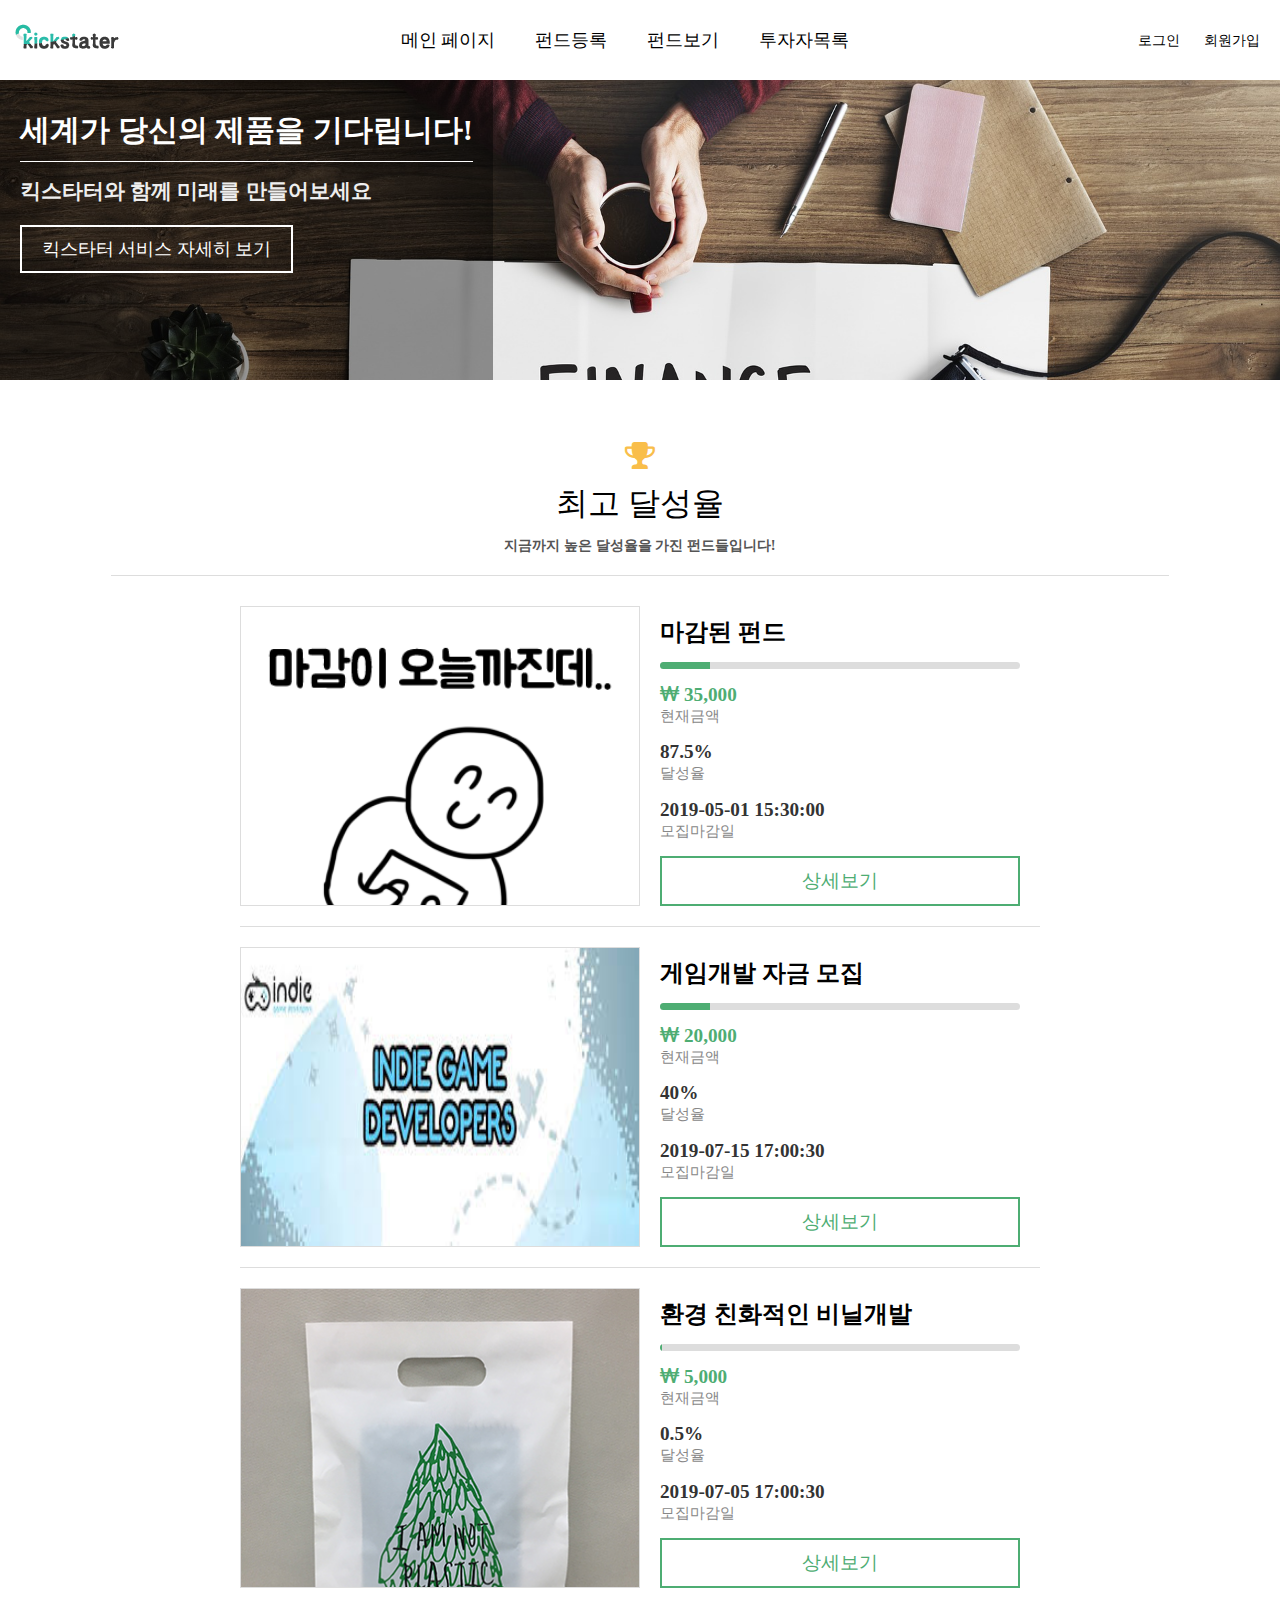
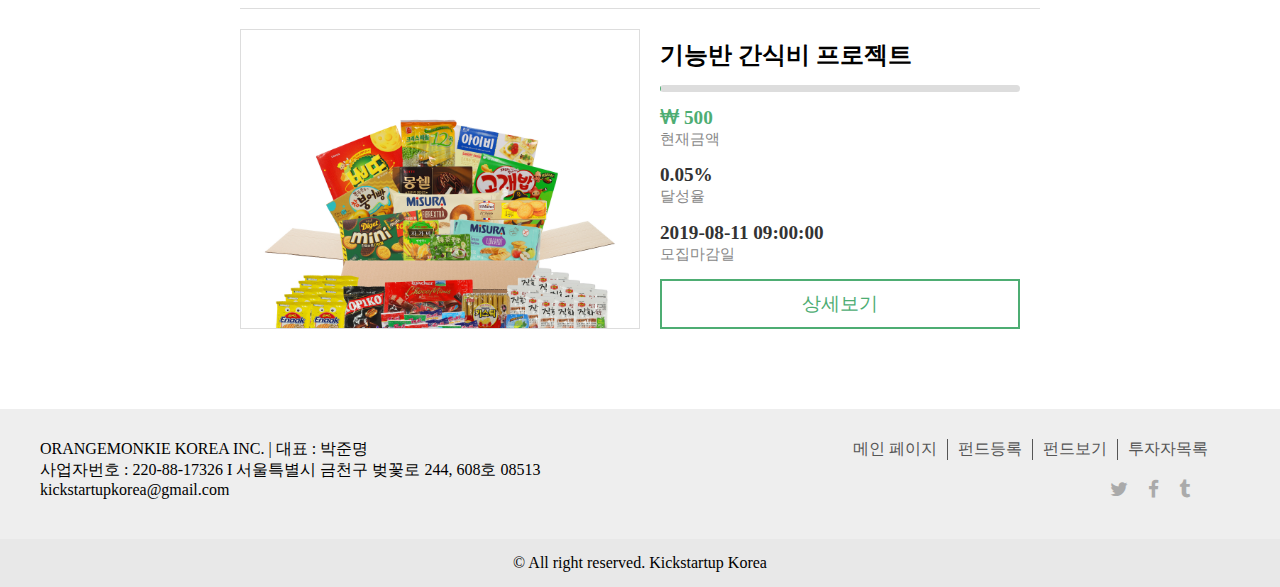
<file: index.html>
<!DOCTYPE html>
<html lang="ko">
<head>
    <meta charset="UTF-8">
    <meta name="viewport" content="width=device-width, initial-scale=1.0">
    <title>킥스타터</title>
    
    <link rel="stylesheet" href="resource/fontawesome/css/font-awesome.css">
    <link rel="stylesheet" href="resource/css/style.css">

    <script src="resource/js/jquery-3.4.1.js"></script>
</head>
<body>
    <div id="wrap">
        <!-- header -->
        <header>
            <input type="checkbox" name="menuOpen" id="menuOpenInput">
            <div id="logo">
                <a class="navLink" data-link="index.html" href="index.html">
                    <img src="resource/images/Logo.png" alt="Logo" title="Logo">
                </a>
            </div>
            
            <nav>
                <ul>
                    <li><a class="navLink" href="index.html" data-link="index.html">메인 페이지</a></li>
                    <li><a class="navLink" href="register.html" data-link="register.html">펀드등록</a></li>
                    <li><a class="navLink" href="view.html" data-link="view.html">펀드보기</a></li>
                    <li><a class="navLink" href="investor.html" data-link="investor.html">투자자목록</a></li>
                </ul>
            </nav>

            <div id="userArea">
                <a href="#">로그인</a>
                <a class="navLink" data-link="join.html" href="join.html">회원가입</a>
            </div>

            <label for="menuOpenInput" id="menuOpen">
                <i class="fa fa-navicon"></i>
            </label>
        </header>
        <!-- /header -->

        <div id="visualAddContentBc">
            <div id="visualAddContent">
                <!-- visual -->
            <div id="visual">
                <img src="resource/images/visual.jpg" alt="visual" title="visual">
                <div id="visualMsg">
                    <h4>세계가 당신의 제품을 기다립니다!</h4>
                    <h6>킥스타터와 함께 미래를 만들어보세요</h6>
                    <button id="visualBtn">킥스타터 서비스 자세히 보기</button>
                </div>
            </div>
            <!-- /visual -->
    
            <!-- content -->
            <div id="contentBc">
                <div id="content">
                    <!-- highFund -->
                    <div class="contentTitleBox">
                        <i class="fa fa-trophy contentTitleIcon gold"></i>
                        <h4 class="contentTitle">최고 달성율</h4>
                        <p class="contentSubTitle">지금까지 높은 달성율을 가진 펀드들입니다!</p>
                    </div>
                    <div class="contentBox" id="highFundList">
                        <div class="highFundBox">
                            <div class="highFundImgBox">
                                <img src="resource/images/highFundImg3.jpg" alt="FundImg" title="FundImg" class="highFundImg">
                            </div>
                            <div class="highFundInfo">
                                <h5 class="highFundInfoTitle">Darwin's Journey</h5>
                                <div class="highFundPrograssBox"><div class="highFundPrograssBar"></div></div>
                                <p class="highFundInfoText"><span class="green"><i class="fa fa-krw green mr-5"></i>864,247,726</span> <span class="highFundInfoCate">현재금액</span></p>
                                <p class="highFundInfoSubTitle">2,160%<span class="highFundInfoCate">달성율</span></p>                            
                                <p class="highFundInfoText">2021-01-28<span class="highFundInfoCate">모집마감일</span></p>
                                <button class="highFundMoreBtn">상세보기</button>
                            </div>
                        </div>
    
                        <div class="highFundBox">
                            <div class="highFundImgBox">
                                <img src="resource/images/highFundImg2.jpg" alt="FundImg" title="FundImg" class="highFundImg">
                            </div>
                            <div class="highFundInfo">
                                <h5 class="highFundInfoTitle">MAKE 100: The Little Village by Little Haus™</h5>
                                <div class="highFundPrograssBox"><div class="highFundPrograssBar"></div></div>
                                <p class="highFundInfoText"><span class="green"><i class="fa fa-krw green mr-5"></i>7,209,228</span> <span class="highFundInfoCate">현재금액</span></p>
                                <p class="highFundInfoSubTitle">545%<span class="highFundInfoCate">달성율</span></p>                            
                                <p class="highFundInfoText">2021-01-26<span class="highFundInfoCate">모집마감일</span></p>
                                <button class="highFundMoreBtn">상세보기</button>
                            </div>
                        </div>
                        
                        <div class="highFundBox">
                            <div class="highFundImgBox">
                                <img src="resource/images/highFundImg1.jpg" alt="FundImg" title="FundImg" class="highFundImg">
                            </div>
                            <div class="highFundInfo">
                                <h5 class="highFundInfoTitle">Draw What You Love: The Art of Simone Grünewald</h5>
                                <div class="highFundPrograssBox"><div class="highFundPrograssBar"></div></div>
                                <p class="highFundInfoText"><span class="green"><i class="fa fa-krw green mr-5"></i>72,547,476</span><span class="highFundInfoCate">현재금액</span></p>
                                <p class="highFundInfoSubTitle">241%<span class="highFundInfoCate">달성율</span></p>                            
                                <p class="highFundInfoText">2021-02-13<span class="highFundInfoCate">모집마감일</span></p>
                                <button class="highFundMoreBtn">상세보기</button>
                            </div>
                        </div>
    
                        <div class="highFundBox">
                            <div class="highFundImgBox">
                                <img src="resource/images/highFundImg4.jpg" alt="FundImg" title="FundImg" class="highFundImg">
                            </div>
                            <div class="highFundInfo">
                                <h5 class="highFundInfoTitle">When The Sky Roars</h5>
                                <div class="highFundPrograssBox"><div class="highFundPrograssBar"></div></div>
                                <p class="highFundInfoText"><span class="green"><i class="fa fa-krw green mr-5"></i>9,062,165</span> <span class="highFundInfoCate">현재금액</span></p>
                                <p class="highFundInfoSubTitle">182%<span class="highFundInfoCate">달성율</span></p>                            
                                <p class="highFundInfoText">2021-02-13<span class="highFundInfoCate">모집마감일</span></p>
                                <button class="highFundMoreBtn">상세보기</button>
                            </div>
                        </div>
                    </div>
                </div>
                <!-- /highFund -->
            </div>
            <!-- /content -->
            </div>
        </div>

        <!-- footer -->
        <footer>
            <div id="footerBox">
                <div id="footerLeft">
                    <p>ORANGEMONKIE KOREA INC. |  대표 : 박준명 </p>
                    <p>사업자번호 : 220-88-17326  I  서울특별시 금천구 벚꽃로 244, 608호 08513</p>
                    <p>kickstartupkorea@gmail.com</p>
                </div>

                <div id="footerRight">
                    <ul id="footerNav">
                        <li><a class="navLink" href="index.html" data-link="index.html">메인 페이지</a></li>
                        <li><a class="navLink" href="register.html" data-link="register.html">펀드등록</a></li>
                        <li><a class="navLink" href="view.html" data-link="view.html">펀드보기</a></li>
                        <li><a class="navLink" href="investor.html" data-link="investor.html">투자자목록</a></li>
                    </ul>
                    <div id="sns">
                        <i class="fa fa-twitter"></i>
                        <i class="fa fa-facebook"></i>
                        <i class="fa fa-tumblr"></i>
                    </div>
                </div>
            </div>

            <p id="copyright"> © All right reserved. Kickstartup Korea</p>
        </footer>
        <!-- /footer -->

        <script type="module" src="resource/js/system.js"></script>
        <script type="module" src="resource/js/view.js"></script>
        <script type="module" src="resource/js/main.js"></script>
        <script type="module" src="resource/js/register.js"></script>
        <script type="module" src="resource/js/join.js"></script>
        <script type="module" src="resource/js/investor.js"></script>
        <script type="module" src="resource/js/app.js"></script>
    </div>
</body>
</html>
</file>
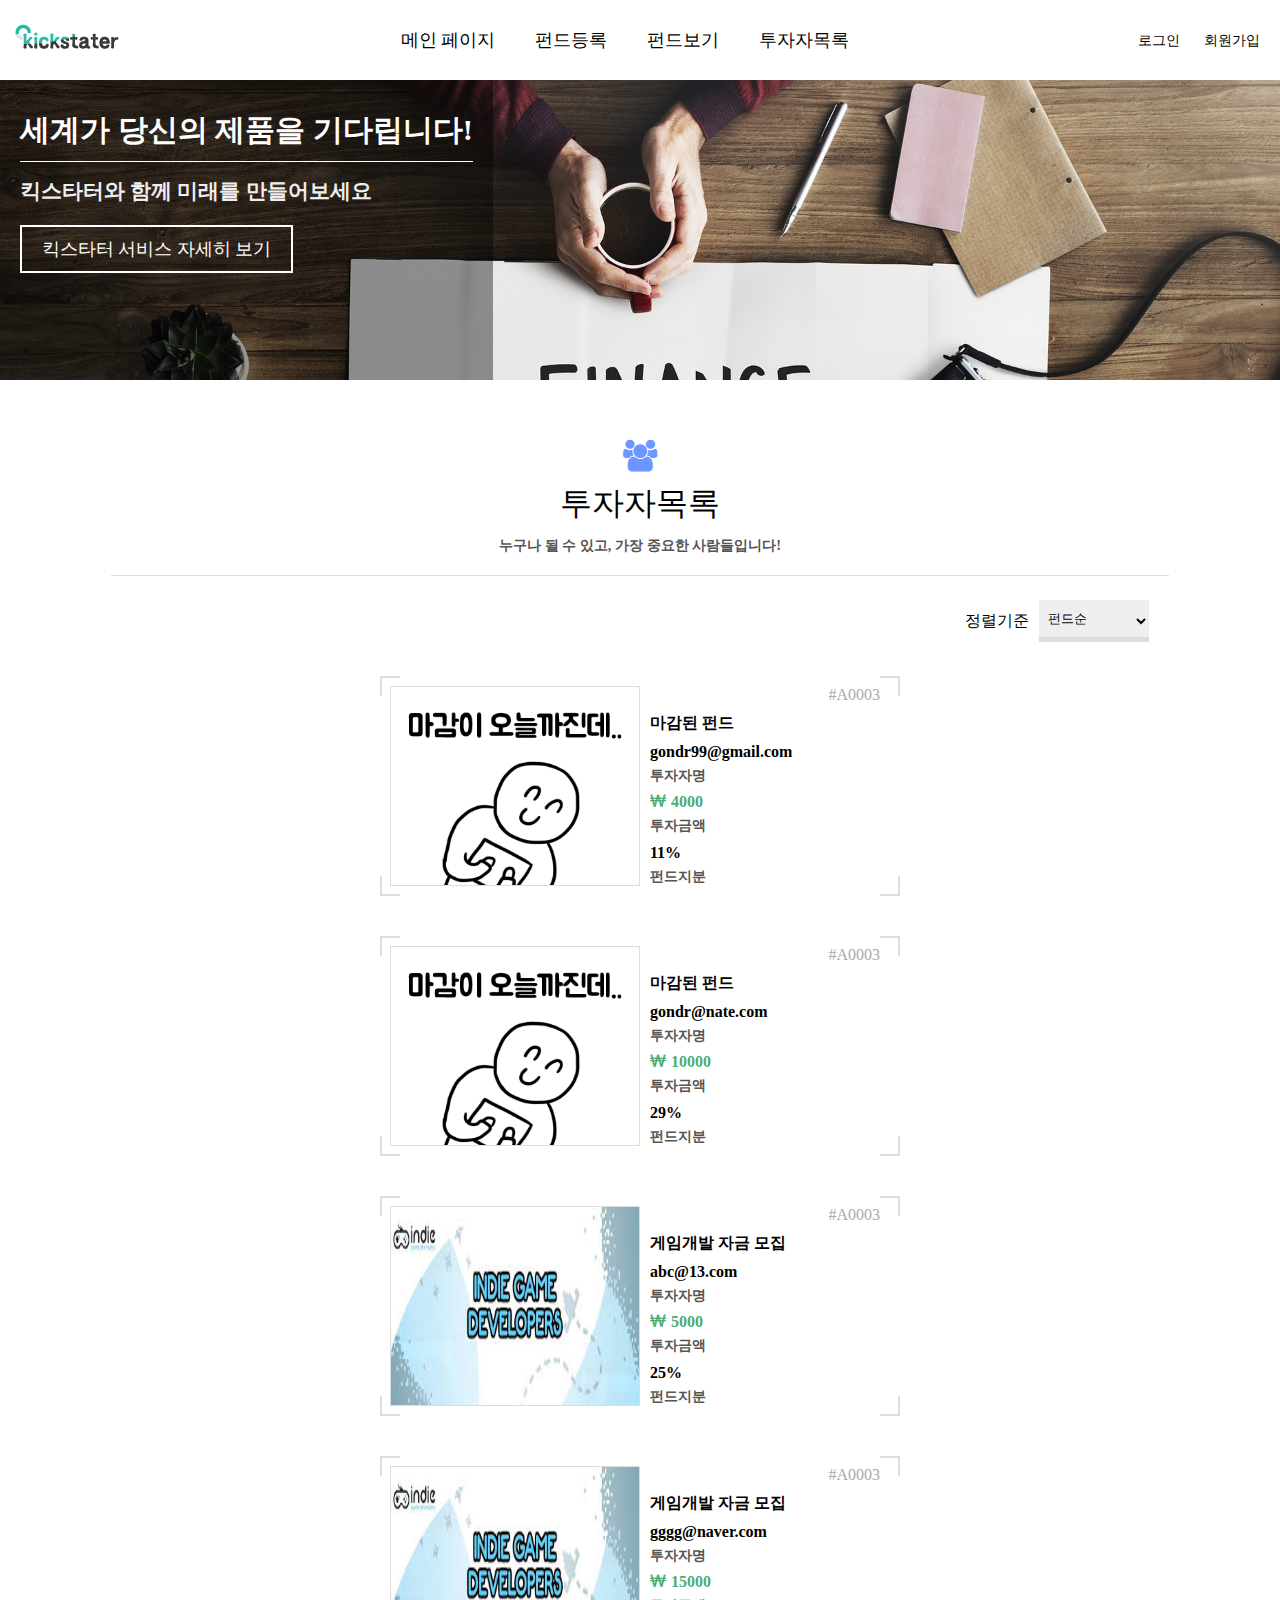
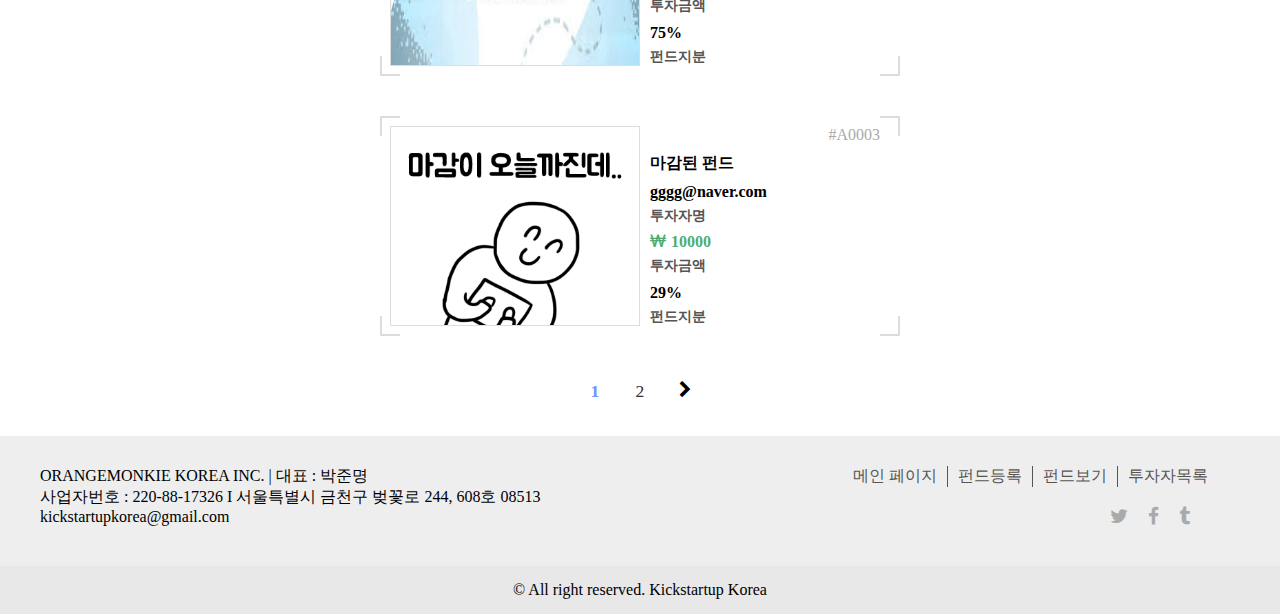
<file: investor.html>
<!DOCTYPE html>
<html lang="ko">
<head>
    <meta charset="UTF-8">
    <meta name="viewport" content="width=device-width, initial-scale=1.0">
    <title>킥스타터</title>
    
    <link rel="stylesheet" href="resource/fontawesome/css/font-awesome.css">
    <link rel="stylesheet" href="resource/css/style.css">

    <script src="resource/js/jquery-3.4.1.js"></script>

</head>
<body>
    <div id="wrap">
        <!-- header -->
        <header>
            <input type="checkbox" name="menuOpen" id="menuOpenInput">
            <div id="logo">
                <a class="navLink" data-link="index.html" href="index.html">
                    <img src="resource/images/Logo.png" alt="Logo" title="Logo">
                </a>
            </div>
            
            <nav>
                <ul>
                    <li><a class="navLink" href="index.html" data-link="index.html">메인 페이지</a></li>
                    <li><a class="navLink" href="register.html" data-link="register.html">펀드등록</a></li>
                    <li><a class="navLink" href="view.html" data-link="view.html">펀드보기</a></li>
                    <li><a class="navLink" href="investor.html" data-link="investor.html">투자자목록</a></li>
                </ul>
            </nav>

            <div id="userArea">
                <a href="#">로그인</a>
                <a class="navLink" data-link="join.html" href="join.html">회원가입</a>
            </div>

            <label for="menuOpenInput" id="menuOpen">
                <i class="fa fa-navicon"></i>
            </label>
        </header>
        <!-- /header -->

        <div id="visualAddContentBc">
            <div id="visualAddContent">
                <!-- visual -->
            <div id="visual">
                <img src="resource/images/visual.jpg" alt="visual" title="visual">
                <div id="visualMsg">
                    <h4>세계가 당신의 제품을 기다립니다!</h4>
                    <h6>킥스타터와 함께 미래를 만들어보세요</h6>
                    <button id="visualBtn">킥스타터 서비스 자세히 보기</button>
                </div>
            </div>
            <!-- /visual -->
    
            <!-- content -->
            <div id="contentBc">
                <div id="content">
                    <!-- investor list -->
                    <div class="contentTitleBox">
                        <i class="fa fa-group contentTitleIcon indigo"></i>
                        <h4 class="contentTitle">투자자목록</h4>
                        <p class="contentSubTitle">누구나 될 수 있고, 가장 중요한 사람들입니다!</p>
                    </div>
    
                    <div class="contentBox" id="investorList">
                        <div id="investorSortBox">
                            <label for="investorSort">정렬기준</label>
                            <select name="investorSort" id="investorSort">
                                <option value="fund" selected>펀드순</option>
                                <option value="person">개인순</option>
                                <option value="time">최근등록순</option>
                            </select>
                        </div>

                        <div id="investorArea">
                            <div class="fundBox investorBox">
                                <div class="fundImgBox">
                                    <img src="resource/images/fundViewImg3.jpg" alt="fundImg">
                                </div>
                                <div class="fundInfo">
                                    <p class="fundNumber text-right gray">#A0003</p>
                                    <h4 class="fundTitle">마감된 펀드</h4>
                                    <div class="fundPersonName">
                                        <span>펩시</span>
                                        <p class="fundCate">투자자명</p>
                                    </div>
                                    <div class="fundMoney">
                                        <span class="green"><i class="fa fa-krw green mr-5"></i>150,000</span>
                                        <p class="fundCate">투자금액</p>
                                    </div>
                                    <div class="fundShare">
                                        <span>21%</span>
                                        <p class="fundCate">펀드지분</p>
                                    </div>
        
                                    <div class="fundBoxBorder">
                                        <div class="Top Left"></div>
                                        <div class="Top Right"></div>
                                        <div class="Bottom Left"></div>
                                        <div class="Bottom Right"></div>
                                    </div>
                                </div>
                            </div>
        
                            <div class="fundBox investorBox">
                                <div class="fundImgBox">
                                    <img src="resource/images/fundViewImg1.jpg" alt="fundImg">
                                </div>
                                <div class="fundInfo">
                                    <p class="fundNumber text-right gray">#A0001</p>
                                    <h4 class="fundTitle">환경 친화적인 비닐개발</h4>
                                    <div class="fundPersonName">
                                        <span>카프리썬</span>
                                        <p class="fundCate">투자자명</p>
                                    </div>
                                    <div class="fundMoney">
                                        <span class="green"><i class="fa fa-krw green mr-5"></i>10,000</span>
                                        <p class="fundCate">투자금액</p>
                                    </div>
                                    <div class="fundShare">
                                        <span>30%</span>
                                        <p class="fundCate">펀드지분</p>
                                    </div>
        
                                    <div class="fundBoxBorder">
                                        <div class="Top Left"></div>
                                        <div class="Top Right"></div>
                                        <div class="Bottom Left"></div>
                                        <div class="Bottom Right"></div>
                                    </div>
                                </div>
                            </div>
        
                            <div class="fundBox investorBox">
                                <div class="fundImgBox">
                                    <img src="resource/images/fundViewImg2.jpg" alt="fundImg">
                                </div>
                                <div class="fundInfo">
                                    <p class="fundNumber text-right gray">#A0002</p>
                                    <h4 class="fundTitle">게임개발 자금 모집</h4>
                                    <div class="fundPersonName">
                                        <span>삼성</span>
                                        <p class="fundCate">투자자명</p>
                                    </div>
                                    <div class="fundMoney">
                                        <span class="green"><i class="fa fa-krw green mr-5"></i>80,000</span>
                                        <p class="fundCate">투자금액</p>
                                    </div>
                                    <div class="fundShare">
                                        <span>13%</span>
                                        <p class="fundCate">펀드지분</p>
                                    </div>
        
                                    <div class="fundBoxBorder">
                                        <div class="Top Left"></div>
                                        <div class="Top Right"></div>
                                        <div class="Bottom Left"></div>
                                        <div class="Bottom Right"></div>
                                    </div>
                                </div>
                            </div>
        
                            <div class="fundBox investorBox">
                                <div class="fundImgBox">
                                    <img src="resource/images/fundViewImg3.jpg" alt="fundImg">
                                </div>
                                <div class="fundInfo">
                                    <p class="fundNumber text-right gray">#A0003</p>
                                    <h4 class="fundTitle">마감된 펀드</h4>
                                    <div class="fundPersonName">
                                        <span>롯데</span>
                                        <p class="fundCate">투자자명</p>
                                    </div>
                                    <div class="fundMoney">
                                        <span class="green"><i class="fa fa-krw green mr-5"></i>150,000</span>
                                        <p class="fundCate">투자금액</p>
                                    </div>
                                    <div class="fundShare">
                                        <span>21%</span>
                                        <p class="fundCate">펀드지분</p>
                                    </div>
        
                                    <div class="fundBoxBorder">
                                        <div class="Top Left"></div>
                                        <div class="Top Right"></div>
                                        <div class="Bottom Left"></div>
                                        <div class="Bottom Right"></div>
                                    </div>
                                </div>
                            </div>
        
                            <div class="fundBox investorBox">
                                <div class="fundImgBox">
                                    <img src="resource/images/fundViewImg4.jpg" alt="fundImg">
                                </div>
                                <div class="fundInfo">
                                    <p class="fundNumber text-right gray">#A0004</p>
                                    <h4 class="fundTitle">자바 공부 교재 개발하기</h4>
                                    <div class="fundPersonName">
                                        <span>오라클</span>
                                        <p class="fundCate">투자자명</p>
                                    </div>
                                    <div class="fundMoney">
                                        <span class="green"><i class="fa fa-krw green mr-5"></i>5,000</span>
                                        <p class="fundCate">투자금액</p>
                                    </div>
                                    <div class="fundShare">
                                        <span>6%</span>
                                        <p class="fundCate">펀드지분</p>
                                    </div>
        
                                    <div class="fundBoxBorder">
                                        <div class="Top Left"></div>
                                        <div class="Top Right"></div>
                                        <div class="Bottom Left"></div>
                                        <div class="Bottom Right"></div>
                                    </div>
                                </div>
                            </div>
                        </div>
    
                        <div class="fundViewPageBox investor">
                            <button class="fundViewPagePrevBtn fundViewPageBtn none"><i class="fa fa-chevron-left "></i></button>
                            <div class="fundViewPageNumberBox">
                                <button class="fundViewPageNumber now">1</button>
                            </div>
                            <button class="fundViewPageNextBtn fundViewPageBtn none"><i class="fa fa-chevron-right"></i></button>
                        </div>
                    </div>
                    <!-- /investor list -->
                </div>
            </div>
            <!-- /content -->
            </div>
        </div>

        <!-- footer -->
        <footer>
            <div id="footerBox">
                <div id="footerLeft">
                    <p>ORANGEMONKIE KOREA INC. |  대표 : 박준명 </p>
                    <p>사업자번호 : 220-88-17326  I  서울특별시 금천구 벚꽃로 244, 608호 08513</p>
                    <p>kickstartupkorea@gmail.com</p>
                </div>

                <div id="footerRight">
                    <ul id="footerNav">
                        <li><a class="navLink" href="index.html" data-link="index.html">메인 페이지</a></li>
                        <li><a class="navLink" href="register.html" data-link="register.html">펀드등록</a></li>
                        <li><a class="navLink" href="view.html" data-link="view.html">펀드보기</a></li>
                        <li><a class="navLink" href="investor.html" data-link="investor.html">투자자목록</a></li>
                    </ul>
                    <div id="sns">
                        <i class="fa fa-twitter"></i>
                        <i class="fa fa-facebook"></i>
                        <i class="fa fa-tumblr"></i>
                    </div>
                </div>
            </div>

            <p id="copyright"> © All right reserved. Kickstartup Korea</p>
        </footer>
        <!-- /footer -->
        <script type="module" src="resource/js/system.js"></script>
        <script type="module" src="resource/js/view.js"></script>
        <script type="module" src="resource/js/main.js"></script>
        <script type="module" src="resource/js/register.js"></script>
        <script type="module" src="resource/js/join.js"></script>
        <script type="module" src="resource/js/investor.js"></script>
        <script type="module" src="resource/js/app.js"></script>
    </div>
</body>
</html>
</file>
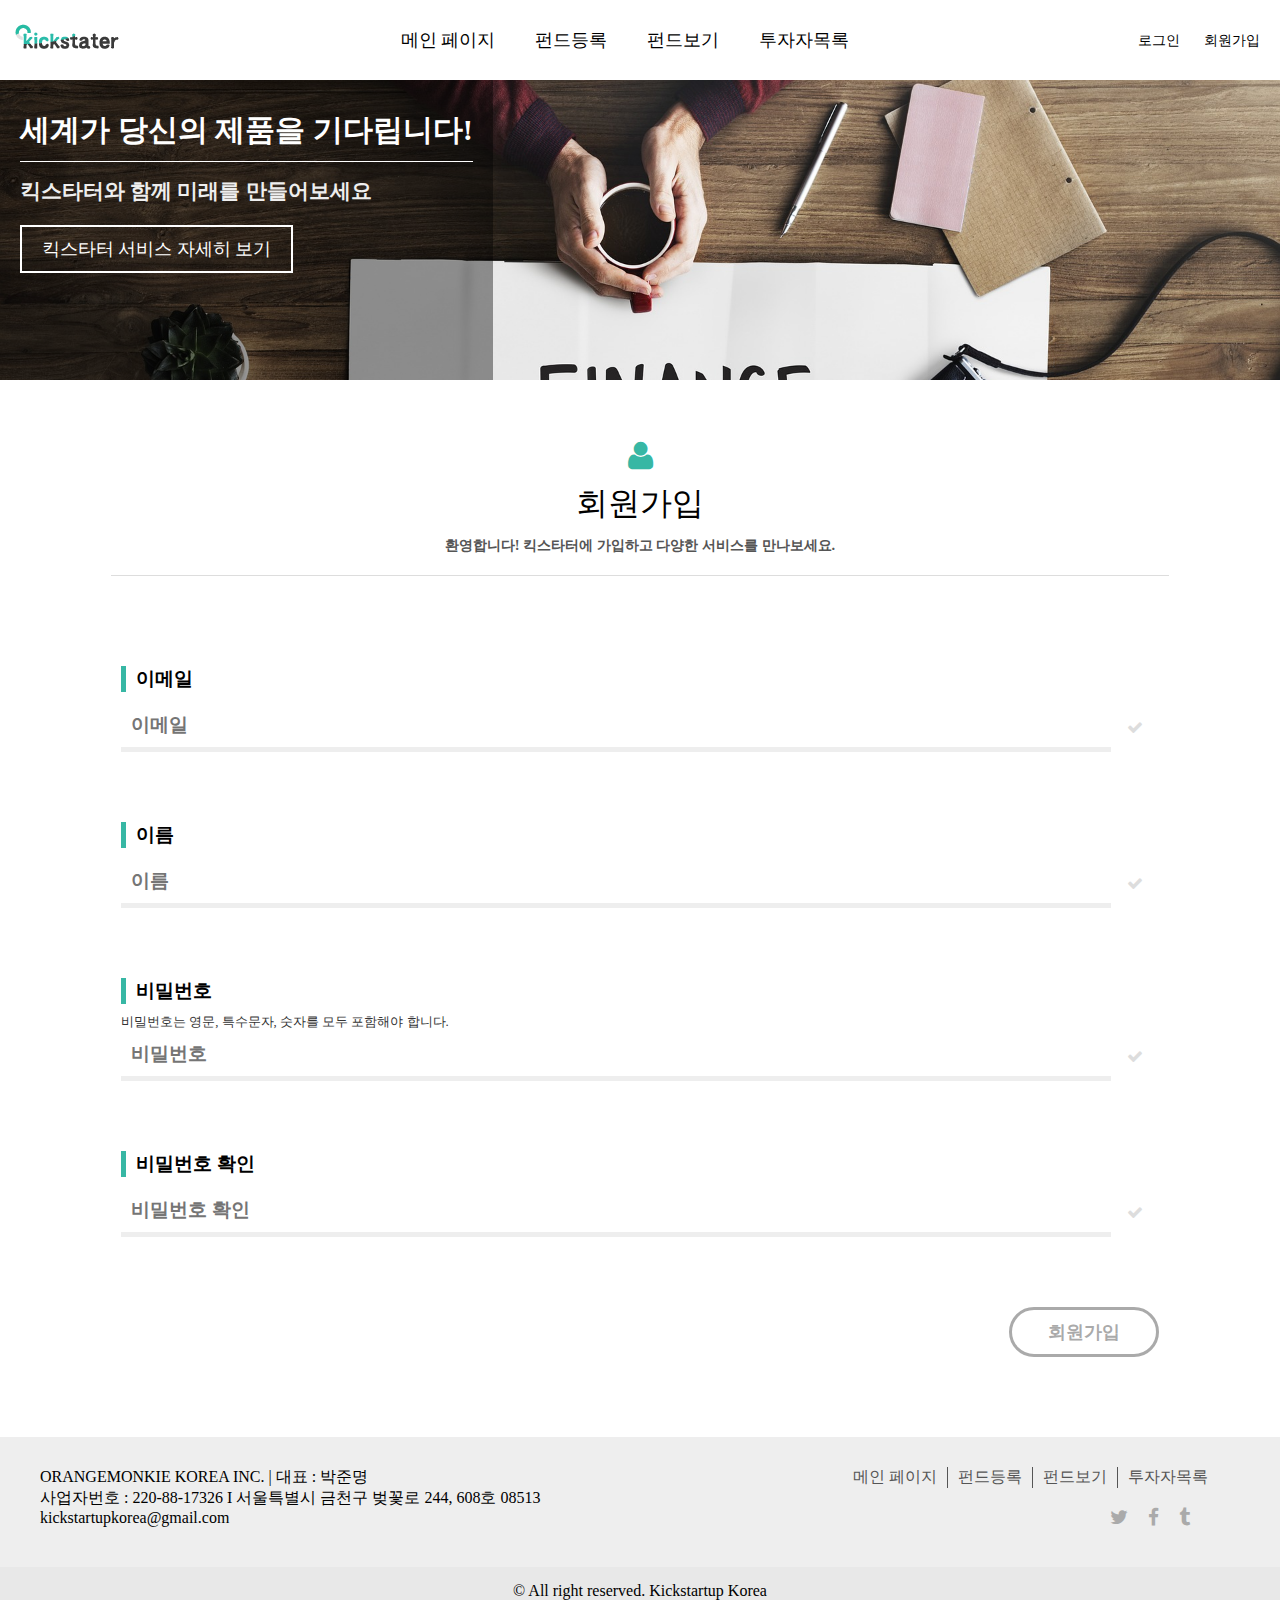
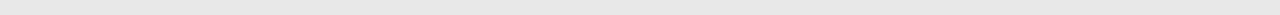
<file: join.html>
<!DOCTYPE html>
<html lang="ko">
<head>
    <meta charset="UTF-8">
    <meta name="viewport" content="width=device-width, initial-scale=1.0">
    <title>킥스타터</title>
    
    <link rel="stylesheet" href="resource/fontawesome/css/font-awesome.css">
    <link rel="stylesheet" href="resource/css/style.css">

    <script src="resource/js/jquery-3.4.1.js"></script>
</head>
<body>
    <div id="wrap">
        <!-- header -->
        <header>
            <input type="checkbox" name="menuOpen" id="menuOpenInput">
            <div id="logo">
                <a class="navLink" data-link="index.html" href="index.html">
                    <img src="resource/images/Logo.png" alt="Logo" title="Logo">
                </a>
            </div>
            
            <nav>
                <ul>
                    <li><a class="navLink" href="index.html" data-link="index.html">메인 페이지</a></li>
                    <li><a class="navLink" href="register.html" data-link="register.html">펀드등록</a></li>
                    <li><a class="navLink" href="view.html" data-link="view.html">펀드보기</a></li>
                    <li><a class="navLink" href="investor.html" data-link="investor.html">투자자목록</a></li>
                </ul>
            </nav>

            <div id="userArea">
                <a href="#">로그인</a>
                <a class="navLink" data-link="join.html" href="join.html">회원가입</a>
            </div>

            <label for="menuOpenInput" id="menuOpen">
                <i class="fa fa-navicon"></i>
            </label>
        </header>
        <!-- /header -->

        <div id="visualAddContentBc">
            <div id="visualAddContent">
                <!-- visual -->
            <div id="visual">
                <img src="resource/images/visual.jpg" alt="visual" title="visual">
                <div id="visualMsg">
                    <h4>세계가 당신의 제품을 기다립니다!</h4>
                    <h6>킥스타터와 함께 미래를 만들어보세요</h6>
                    <button id="visualBtn">킥스타터 서비스 자세히 보기</button>
                </div>
            </div>
            <!-- /visual -->
    
            <!-- content -->
            <div id="contentBc">
                <div id="content">
                    <!-- join -->
                    <div class="contentTitleBox">
                        <i class="fa fa-user blue contentTitleIcon"></i>
                        <h4 class="contentTitle">회원가입</h4>
                        <p class="contentSubTitle">환영합니다! 킥스타터에 가입하고 다양한 서비스를 만나보세요.</p>
                    </div>
     
                    <div class="contentBox" id="joinBox">
                        <form id="joinForm">
                            <div class="formGroup">
                                <label for="joinEmail" class="formLabel">이메일</label>
                                <p class="formCondition"></p>
                                <div class="formInputBox">
                                    <input type="email" class="formInput" name="joinEmail" id="joinEmail" placeholder="이메일">
                                    <i class="fa fa-check formInputIcon"></i>
                                </div>
                                <p class="formWarnningMsg"></p>
                            </div>
                            <div class="formGroup">
                                <label for="joinName" class="formLabel">이름</label>
                                <p class="formCondition"></p>
                                <div class="formInputBox">
                                    <input type="text" class="formInput" name="joinName" id="joinName" placeholder="이름">
                                    <i class="fa fa-check formInputIcon"></i>
                                </div>
                                <p class="formWarnningMsg"></p>
                            </div>
                            <div class="formGroup">
                                <label for="joinPassword" class="formLabel">비밀번호</label>
                                <p class="formCondition">비밀번호는 영문, 특수문자, 숫자를 모두 포함해야 합니다.</p>
                                <div class="formInputBox">
                                    <input type="password" class="formInput" name="joinPassword" id="joinPassword" placeholder="비밀번호">
                                    <i class="fa fa-check formInputIcon"></i>
                                </div>
                                <p class="formWarnningMsg"></p>
                            </div>
                            <div class="formGroup">
                                <label for="joinPasswordCheck" class="formLabel">비밀번호 확인</label>
                                <p class="formCondition"></p>
                                <div class="formInputBox">
                                    <input type="password" class="formInput" name="joinPasswordCh" id="joinPasswordCh" placeholder="비밀번호 확인">
                                    <i class="fa fa-check formInputIcon"></i>
                                </div>
                                <p class="formWarnningMsg"></p>
                            </div>
                            <button id="joinBtn" class="formBtn">회원가입</button>
                        </form>
                    </div>
                    <!-- /join -->
                </div>
            </div>
            <!-- /content -->
            </div>
    
        </div>
        <!-- footer -->
        <footer>
            <div id="footerBox">
                <div id="footerLeft">
                    <p>ORANGEMONKIE KOREA INC. |  대표 : 박준명 </p>
                    <p>사업자번호 : 220-88-17326  I  서울특별시 금천구 벚꽃로 244, 608호 08513</p>
                    <p>kickstartupkorea@gmail.com</p>
                </div>

                <div id="footerRight">
                    <ul id="footerNav">
                        <li><a class="navLink" href="index.html" data-link="index.html">메인 페이지</a></li>
                        <li><a class="navLink" href="register.html" data-link="register.html">펀드등록</a></li>
                        <li><a class="navLink" href="view.html" data-link="view.html">펀드보기</a></li>
                        <li><a class="navLink" href="investor.html" data-link="investor.html">투자자목록</a></li>
                    </ul>
                    <div id="sns">
                        <i class="fa fa-twitter"></i>
                        <i class="fa fa-facebook"></i>
                        <i class="fa fa-tumblr"></i>
                    </div>
                </div>
            </div>

            <p id="copyright"> © All right reserved. Kickstartup Korea</p>
        </footer>
        <!-- /footer -->
        <div id="toast_bc"></div>
        <script type="module" src="resource/js/system.js"></script>
        <script type="module" src="resource/js/view.js"></script>
        <script type="module" src="resource/js/main.js"></script>
        <script type="module" src="resource/js/register.js"></script>
        <script type="module" src="resource/js/join.js"></script>
        <script type="module" src="resource/js/investor.js"></script>
        <script type="module" src="resource/js/app.js"></script>
    </div>
</body>
</html>
</file>
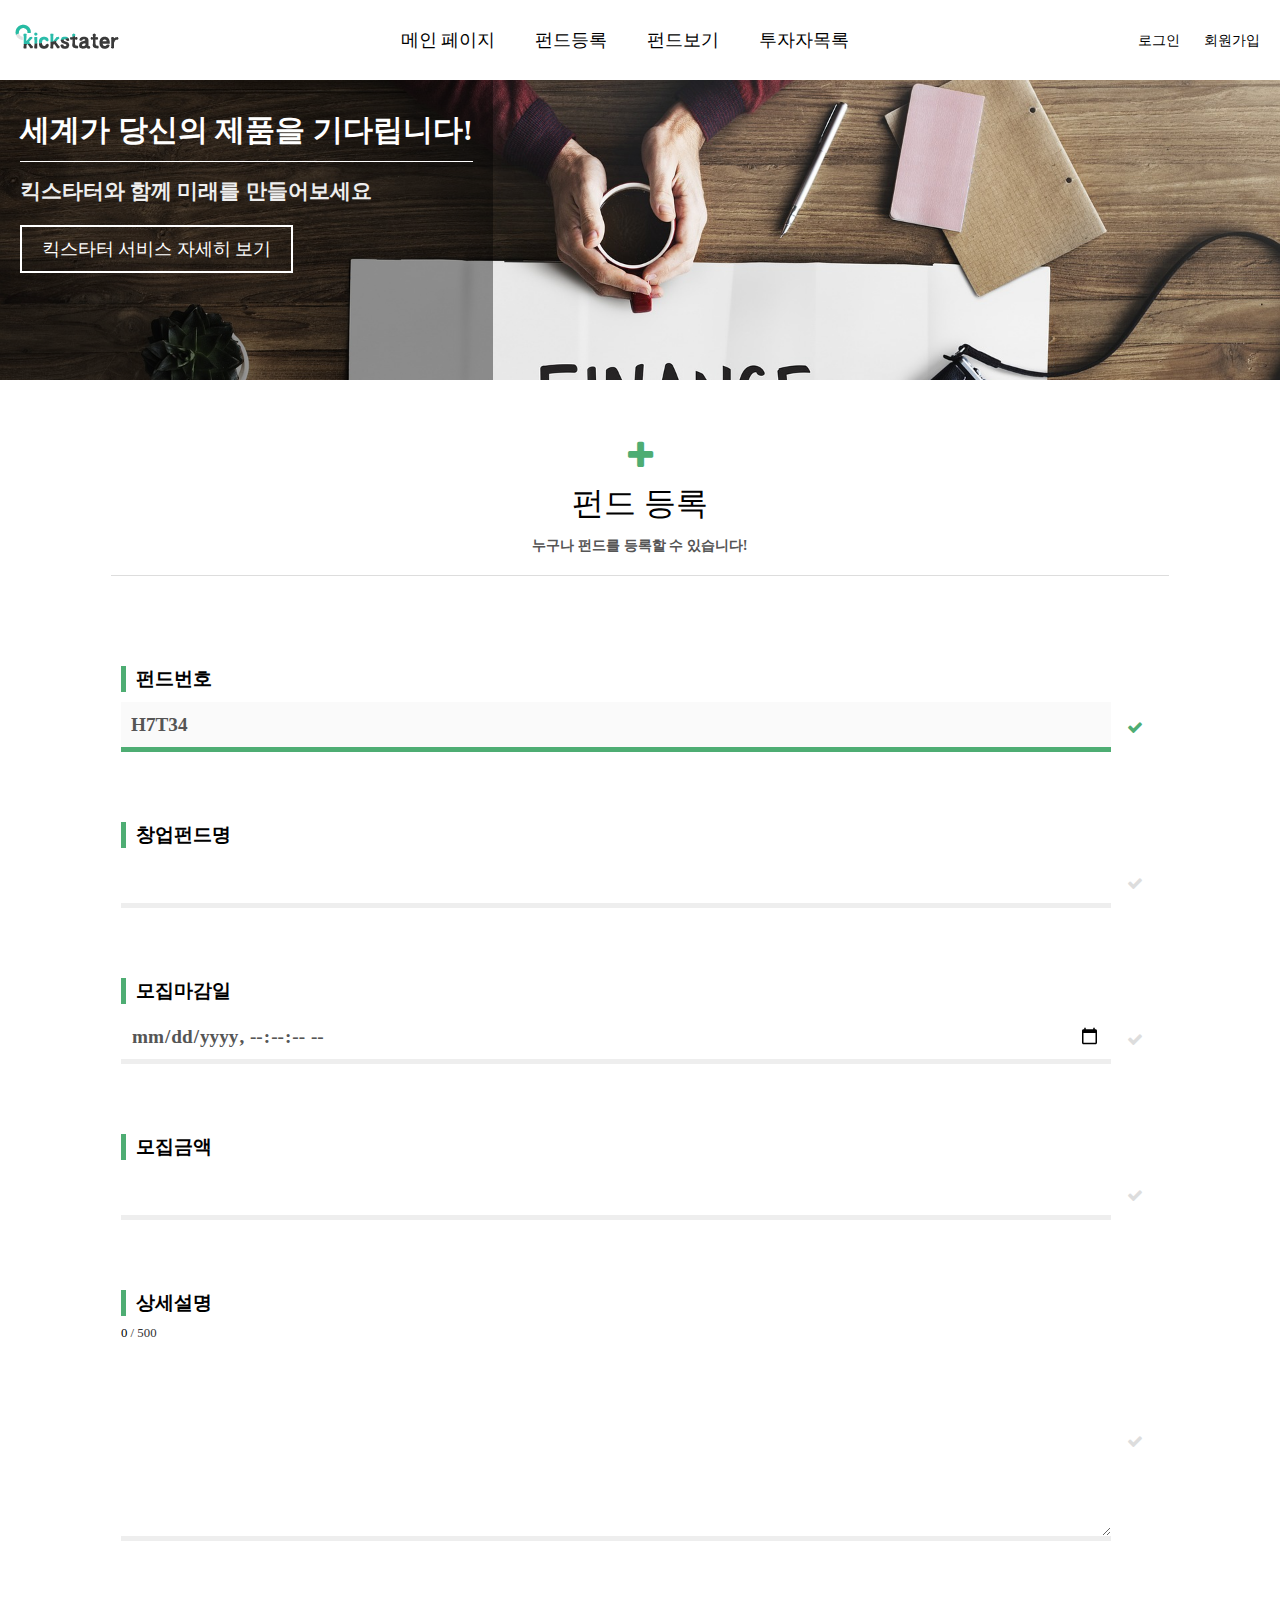
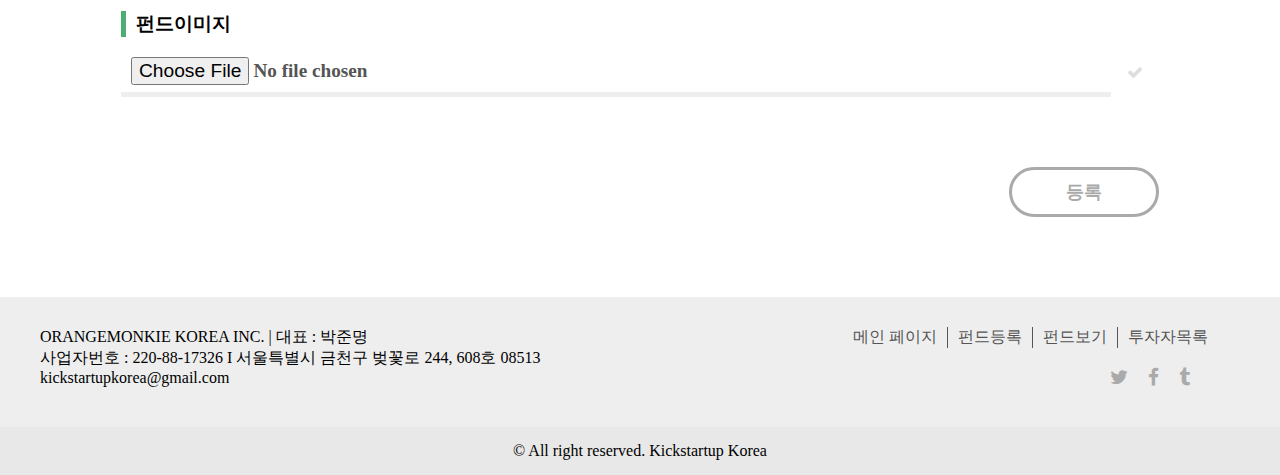
<file: register.html>
<!DOCTYPE html>
<html lang="ko">
<head>
    <meta charset="UTF-8">
    <meta name="viewport" content="width=device-width, initial-scale=1.0">
    <title>킥스타터</title>
    
    <link rel="stylesheet" href="resource/fontawesome/css/font-awesome.css">
    <link rel="stylesheet" href="resource/css/style.css">

    <script src="resource/js/jquery-3.4.1.js"></script>
</head>
<body>
    <div id="wrap">
        <!-- header -->
        <header>
            <input type="checkbox" name="menuOpen" id="menuOpenInput">
            <div id="logo">
                <a class="navLink" data-link="index.html" href="index.html">
                    <img src="resource/images/Logo.png" alt="Logo" title="Logo">
                </a>
            </div>
            
            <nav>
                <ul>
                    <li><a class="navLink" href="index.html" data-link="index.html">메인 페이지</a></li>
                    <li><a class="navLink" href="register.html" data-link="register.html">펀드등록</a></li>
                    <li><a class="navLink" href="view.html" data-link="view.html">펀드보기</a></li>
                    <li><a class="navLink" href="investor.html" data-link="investor.html">투자자목록</a></li>
                </ul>
            </nav>

            <div id="userArea">
                <a href="#">로그인</a>
                <a class="navLink" data-link="join.html" href="join.html">회원가입</a>
            </div>

            <label for="menuOpenInput" id="menuOpen">
                <i class="fa fa-navicon"></i>
            </label>
        </header>
        <!-- /header -->

        <div id="visualAddContentBc">
            <div id="visualAddContent">
                <!-- visual -->
            <div id="visual">
                <img src="resource/images/visual.jpg" alt="visual" title="visual">
                <div id="visualMsg">
                    <h4>세계가 당신의 제품을 기다립니다!</h4>
                    <h6>킥스타터와 함께 미래를 만들어보세요</h6>
                    <button id="visualBtn">킥스타터 서비스 자세히 보기</button>
                </div>
            </div>
            <!-- /visual -->
    
            <!-- content -->
            <div id="contentBc">
                <div id="content">
                    <!-- Register -->
                    <div class="contentTitleBox">
                        <i class="fa fa-plus green contentTitleIcon"></i>
                        <h4 class="contentTitle">펀드 등록</h4>
                        <p class="contentSubTitle">누구나 펀드를 등록할 수 있습니다!</p>
                    </div>
    
                    <div class="contentBox" id="fundRegister">
                        <form id="registerForm">
                            <div class="formGroup">
                                <label for="registerNumber" class="formLabel">펀드번호</label>
                                <p class="formCondition"></p>
                                <div class="formInputBox">
                                    <input type="text" id="registerNumber" name="registerNumber" class="formInput success" disabled>
                                    <i class="fa fa-check formInputIcon success"></i>
                                </div>
                                <p class="formWarnningMsg"></p>
                            </div>
                            <div class="formGroup">
                                <label for="registerName" class="formLabel">창업펀드명</label>
                                <p class="formCondition"></p>
                                <div class="formInputBox">
                                    <input type="text" id="registerName" name="registerName" class="formInput">
                                    <i class="fa fa-check formInputIcon"></i>
                                </div>
                                <p class="formWarnningMsg"></p>
                            </div>
                            <div class="formGroup">
                                <label for="registerDate" class="formLabel">모집마감일</label>
                                <p class="formCondition"></p>
                                <div class="formInputBox">
                                    <input type="datetime-local" id="registerDate" name="registerDate" class="formInput" step="1">
                                    <i class="fa fa-check formInputIcon"></i>
                                </div>
                                <p class="formWarnningMsg"></p>
                            </div>
                            <div class="formGroup">
                                <label for="registerMoney" class="formLabel">모집금액</label>
                                <p class="formCondition"></p>
                                <div class="formInputBox">
                                    <input type="number" id="registerMoney" name="registerMoney" class="formInput">
                                    <i class="fa fa-check formInputIcon"></i>
                                </div>
                                <p class="formWarnningMsg"></p>
                            </div>
                            <div class="formGroup">
                                <label for="registerComment" class="formLabel">상세설명</label>
                                <p class="formCondition"><span id="nowWords">0</span> / 500</p>
                                <div class="formInputBox">
                                    <textarea name="registerComment" id="registerComment" class="formInput" cols="30" rows="10"></textarea>
                                    <i class="fa fa-check formInputIcon"></i>
                                </div>
                                <p class="formWarnningMsg"></p>
                            </div>
                            <div class="formGroup">
                                <label for="registerImg" class="formLabel">펀드이미지</label>
                                <p class="formCondition"></p>
                                <div class="formInputBox">
                                    <input type="file" id="registerImg" name="registerImg" class="formInput">
                                    <i class="fa fa-check formInputIcon"></i>
                                </div>
                                <p class="formWarnningMsg"></p>
                            </div>
    
                            <button id="registerBtn" class="formBtn">등록</button>
                        </form>
                    </div>
                    <!-- /Register -->
                </div>
            </div>
            <!-- /content -->
            </div>
        </div>

        <!-- footer -->
        <footer>
            <div id="footerBox">
                <div id="footerLeft">
                    <p>ORANGEMONKIE KOREA INC. |  대표 : 박준명 </p>
                    <p>사업자번호 : 220-88-17326  I  서울특별시 금천구 벚꽃로 244, 608호 08513</p>
                    <p>kickstartupkorea@gmail.com</p>
                </div>

                <div id="footerRight">
                    <ul id="footerNav">
                        <li><a class="navLink" href="index.html" data-link="index.html">메인 페이지</a></li>
                        <li><a class="navLink" href="register.html" data-link="register.html">펀드등록</a></li>
                        <li><a class="navLink" href="view.html" data-link="view.html">펀드보기</a></li>
                        <li><a class="navLink" href="investor.html" data-link="investor.html">투자자목록</a></li>
                    </ul>
                    <div id="sns">
                        <i class="fa fa-twitter"></i>
                        <i class="fa fa-facebook"></i>
                        <i class="fa fa-tumblr"></i>
                    </div>
                </div>
            </div>

            <p id="copyright"> © All right reserved. Kickstartup Korea</p>
        </footer>
        <!-- /footer -->

        <script type="module" src="resource/js/system.js"></script>
        <script type="module" src="resource/js/view.js"></script>
        <script type="module" src="resource/js/main.js"></script>
        <script type="module" src="resource/js/register.js"></script>
        <script type="module" src="resource/js/join.js"></script>
        <script type="module" src="resource/js/investor.js"></script>
        <script type="module" src="resource/js/app.js"></script>
    </div>
</body>
</html>
</file>
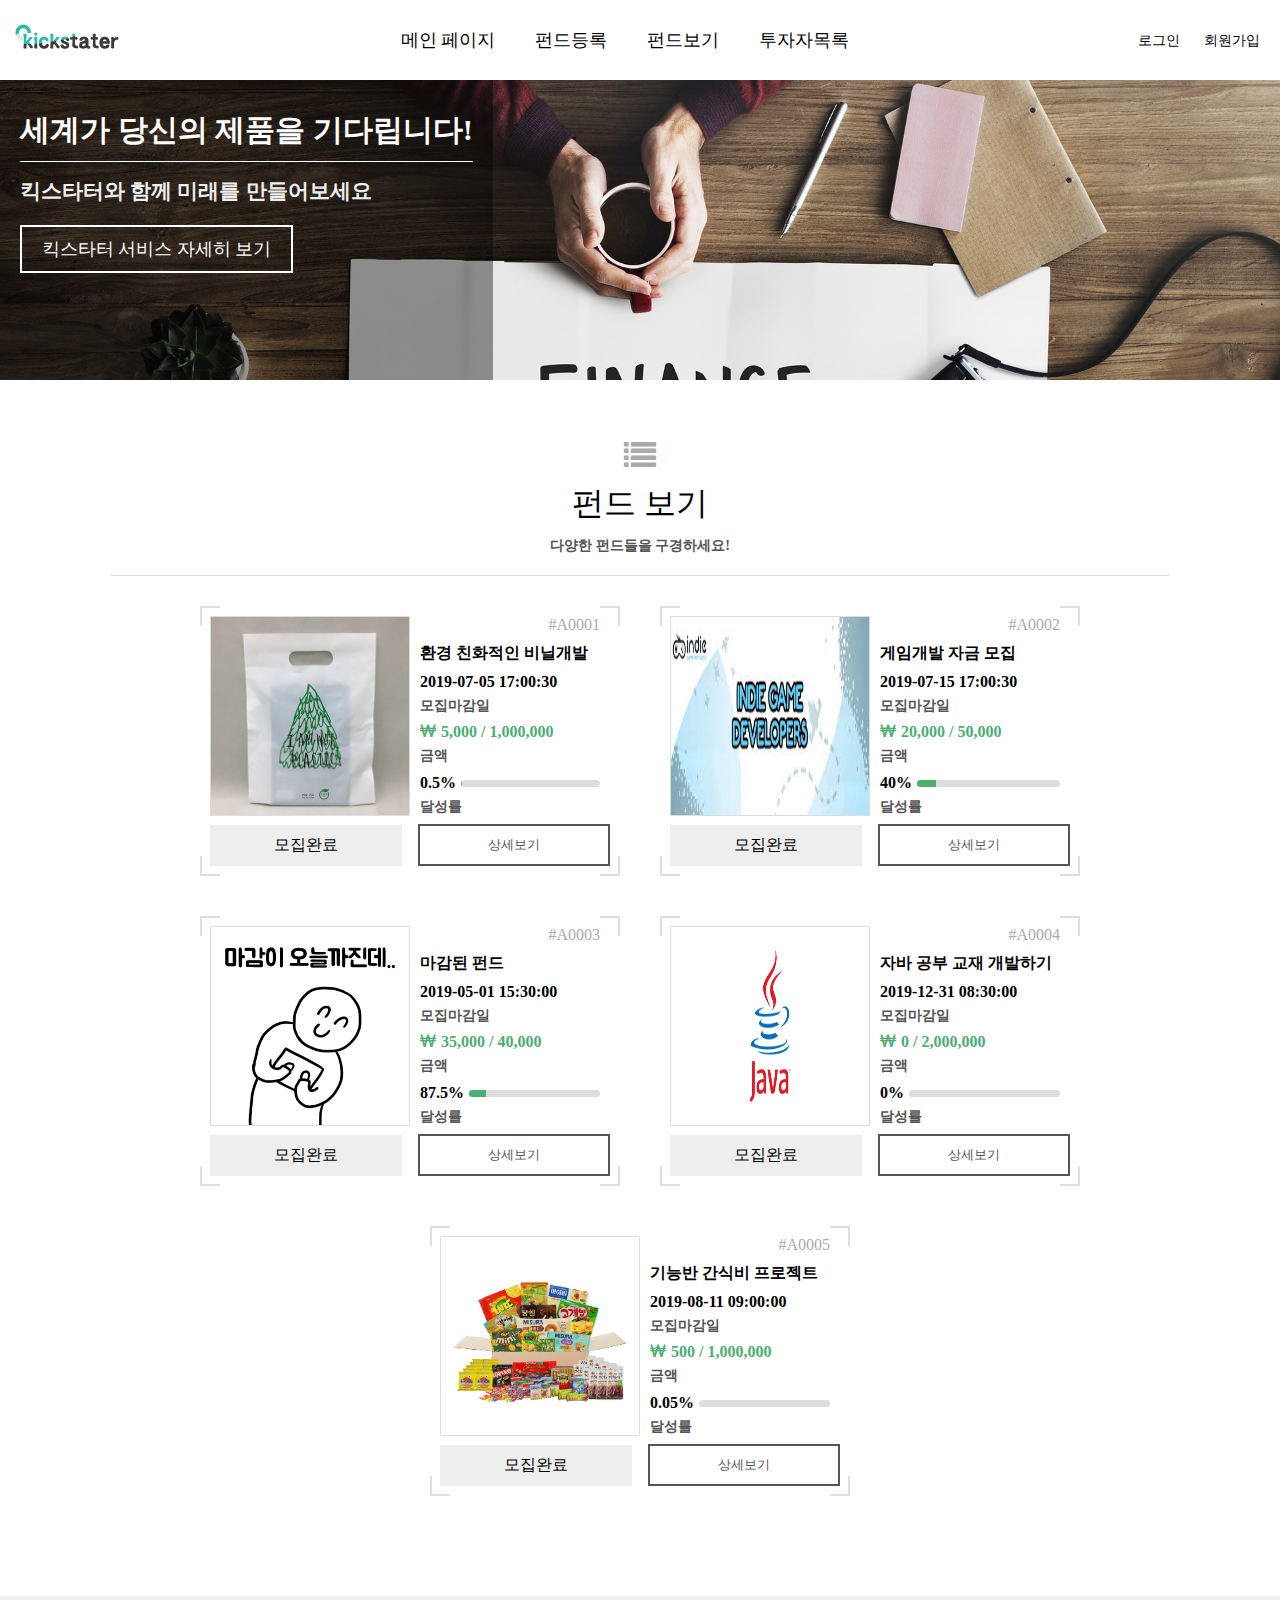
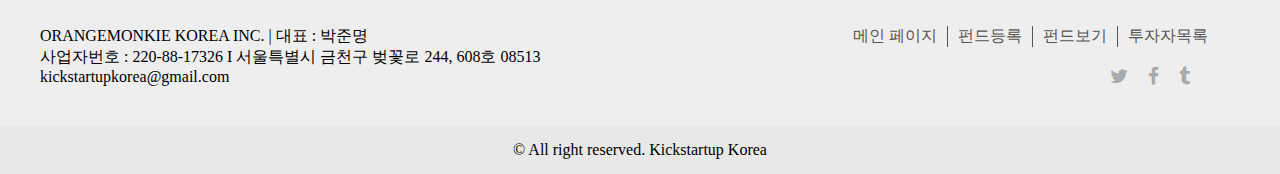
<file: view.html>
<!DOCTYPE html>
<html lang="ko">
<head>
    <meta charset="UTF-8">
    <meta name="viewport" content="width=device-width, initial-scale=1.0">
    <title>킥스타터</title>
    
    <link rel="stylesheet" href="resource/fontawesome/css/font-awesome.css">
    <link rel="stylesheet" href="resource/css/style.css">

    <script src="resource/js/jquery-3.4.1.js"></script>
</head>
<body>
    <div id="wrap">
        <!-- header -->
        <header>
            <input type="checkbox" name="menuOpen" id="menuOpenInput">
            <div id="logo">
                <a class="navLink" data-link="index.html" href="index.html">
                    <img src="resource/images/Logo.png" alt="Logo" title="Logo">
                </a>
            </div>
            
            <nav>
                <ul>
                    <li><a class="navLink" href="index.html" data-link="index.html">메인 페이지</a></li>
                    <li><a class="navLink" href="register.html" data-link="register.html">펀드등록</a></li>
                    <li><a class="navLink" href="view.html" data-link="view.html">펀드보기</a></li>
                    <li><a class="navLink" href="investor.html" data-link="investor.html">투자자목록</a></li>
                </ul>
            </nav>

            <div id="userArea">
                <a href="#">로그인</a>
                <a class="navLink" data-link="join.html" href="join.html">회원가입</a>
            </div>

            <label for="menuOpenInput" id="menuOpen">
                <i class="fa fa-navicon"></i>
            </label>
        </header>
        <!-- /header -->

        <div id="visualAddContentBc">
            <div id="visualAddContent">
                <!-- visual -->
            <div id="visual">
                <img src="resource/images/visual.jpg" alt="visual" title="visual">
                <div id="visualMsg">
                    <h4>세계가 당신의 제품을 기다립니다!</h4>
                    <h6>킥스타터와 함께 미래를 만들어보세요</h6>
                    <button id="visualBtn">킥스타터 서비스 자세히 보기</button>
                </div>
            </div>
            <!-- /visual -->
    
            <!-- content -->
            <div id="contentBc">
                <div id="content">
                    <!-- fund view -->
                    <div class="contentTitleBox">
                        <i class="fa fa-list gray contentTitleIcon"></i>
                        <h4 class="contentTitle">펀드 보기</h4>
                        <p class="contentSubTitle">다양한 펀드들을 구경하세요!</p>
                    </div>
    
                    <div class="contentBox" id="FundViewBox">
                        <div class="fundBox">
                            <div class="fundImgBox">
                                <img src="resource/images/fundViewImg1.jpg" alt="fundImg">
                            </div>
                            <div class="fundInfo">
                                <p class="fundNumber text-right gray">#A0001</p>
                                <h4 class="fundTitle">환경 친화적인 비닐개발</h4>
                                <div class="fundDate">
                                    <span>2019-07-05</span>
                                    <p class="fundCate">모집마감일</p>
                                </div>
                                <div class="fundMoney">
                                    <span class="fundNowMoney green"><i class="fa fa-krw mr-5 green"></i>5,000</span>
                                    <span class="green">/</span>
                                    <span class="fundAllMoney green">1,000,000</span>
                                    <p class="fundCate">금액</p>
                                </div>
                                <div class="fundPrograssBox">
                                    <div>
                                        <span class="fundPrograssNumber">0.5%</span>
                                        <div class="fundPrograssBar"><div class="fundPrograssBaring"></div></div>
                                    </div>
                                    <p class="fundCate">달성률</p>
                                </div>
                            </div>
    
                            <div class="fundBoxBorder">
                                <div class="Top Left"></div>
                                <div class="Top Right"></div>
                                <div class="Bottom Left"></div>
                                <div class="Bottom Right"></div>
                            </div>
    
                            <div class="fundButtonBox">
                                <button class="fundButton fundBtn">투자하기</button>
                                <button class="fundButton fundMoreBtn">상세보기</button>
                            </div>
                        </div>
    
                        <div class="fundBox">
                            <div class="fundImgBox">
                                <img src="resource/images/fundViewImg2.jpg" alt="fundImg">
                            </div>
                            <div class="fundInfo">
                                <p class="fundNumber text-right gray">#A0002</p>
                                <h4 class="fundTitle">게임개발 자금 모집</h4>
                                <div class="fundDate">
                                    <span>2019-07-15</span>
                                    <p class="fundCate">모집마감일</p>
                                </div>
                                <div class="fundMoney">
                                    <span class="fundNowMoney green"><i class="fa fa-krw mr-5 green"></i>20,000</span>
                                    <span class="green">/</span>
                                    <span class="fundAllMoney green">50,000</span>
                                    <p class="fundCate">금액</p>
                                </div>
                                <div class="fundPrograssBox">
                                    <div>
                                        <span class="fundPrograssNumber">40%</span>
                                        <div class="fundPrograssBar"><div class="fundPrograssBaring"></div></div>
                                    </div>
                                    <p class="fundCate">달성률</p>
                                </div>
                            </div>
    
                            <div class="fundBoxBorder">
                                <div class="Top Left"></div>
                                <div class="Top Right"></div>
                                <div class="Bottom Left"></div>
                                <div class="Bottom Right"></div>
                            </div>
    
                            <div class="fundButtonBox">
                                <button class="fundButton fundBtn">투자하기</button>
                                <button class="fundButton fundMoreBtn">상세보기</button>
                            </div>
                        </div>
    
                        <div class="fundBox">
                            <div class="fundImgBox">
                                <img src="resource/images/fundViewImg3.jpg" alt="fundImg">
                            </div>
                            <div class="fundInfo">
                                <p class="fundNumber text-right gray">#A0003</p>
                                <h4 class="fundTitle">마감된 펀드</h4>
                                <div class="fundDate">
                                    <span>2019-05-01</span>
                                    <p class="fundCate">모집마감일</p>
                                </div>
                                <div class="fundMoney">
                                    <span class="fundNowMoney green"><i class="fa fa-krw mr-5 green"></i>35,000</span>
                                    <span class="green">/</span>
                                    <span class="fundAllMoney green">40,000</span>
                                    <p class="fundCate">금액</p>
                                </div>
                                <div class="fundPrograssBox">
                                    <div>
                                        <span class="fundPrograssNumber">87.5%</span>
                                        <div class="fundPrograssBar"><div class="fundPrograssBaring"></div></div>
                                    </div>
                                    <p class="fundCate">달성률</p>
                                </div>
                            </div>
    
                            <div class="fundBoxBorder">
                                <div class="Top Left"></div>
                                <div class="Top Right"></div>
                                <div class="Bottom Left"></div>
                                <div class="Bottom Right"></div>
                            </div>
    
                            <div class="fundButtonBox">
                                <button class="fundButton fundBtn">투자하기</button>
                                <button class="fundButton fundMoreBtn">상세보기</button>
                            </div>
                        </div>
    
                        <div class="fundBox">
                            <div class="fundImgBox">
                                <img src="resource/images/fundViewImg4.jpg" alt="fundImg">
                            </div>
                            <div class="fundInfo">
                                <p class="fundNumber text-right gray">#A0004</p>
                                <h4 class="fundTitle">자바 공부 교재 개발하기</h4>
                                <div class="fundDate">
                                    <span>2019-12-31</span>
                                    <p class="fundCate">모집마감일</p>
                                </div>
                                <div class="fundMoney">
                                    <span class="fundNowMoney green"><i class="fa fa-krw mr-5 green"></i>0</span>
                                    <span class="green">/</span>
                                    <span class="fundAllMoney green">2,000,000</span>
                                    <p class="fundCate">금액</p>
                                </div>
                                <div class="fundPrograssBox">
                                    <div>
                                        <span class="fundPrograssNumber">0%</span>
                                        <div class="fundPrograssBar"><div class="fundPrograssBaring"></div></div>
                                    </div>
                                    <p class="fundCate">달성률</p>
                                </div>
    
                                <div class="fundBoxBorder">
                                    <div class="Top Left"></div>
                                    <div class="Top Right"></div>
                                    <div class="Bottom Left"></div>
                                    <div class="Bottom Right"></div>
                                </div>
    
                                <div class="fundButtonBox">
                                    <button class="fundButton fundBtn">투자하기</button>
                                    <button class="fundButton fundMoreBtn">상세보기</button>
                                </div>
                            </div>
                        </div>
    
                        <div class="fundViewPageBox">
                            <button class="fundViewPagePrevBtn" class="fundViewPageBtn none"><i class="fa fa-chevron-left"></i></button>
                            <div class="fundViewPageNumberBox">
                                <button class="fundViewPageNumber now">1</button>
                            </div>
                            <button class="fundViewPageNextBtn" class="fundViewPageBtn none"><i class="fa fa-chevron-right"></i></button>
                        </div>
                    </div>
                    <!-- /fund view -->
                </div>
            </div>
            <!-- /content -->
            </div>
        </div>

        <!-- footer -->
        <footer>
            <div id="footerBox">
                <div id="footerLeft">
                    <p>ORANGEMONKIE KOREA INC. |  대표 : 박준명 </p>
                    <p>사업자번호 : 220-88-17326  I  서울특별시 금천구 벚꽃로 244, 608호 08513</p>
                    <p>kickstartupkorea@gmail.com</p>
                </div>

                <div id="footerRight">
                    <ul id="footerNav">
                        <li><a class="navLink" href="index.html" data-link="index.html">메인 페이지</a></li>
                        <li><a class="navLink" href="register.html" data-link="register.html">펀드등록</a></li>
                        <li><a class="navLink" href="view.html" data-link="view.html">펀드보기</a></li>
                        <li><a class="navLink" href="investor.html" data-link="investor.html">투자자목록</a></li>
                    </ul>
                    <div id="sns">
                        <i class="fa fa-twitter"></i>
                        <i class="fa fa-facebook"></i>
                        <i class="fa fa-tumblr"></i>
                    </div>
                </div>
            </div>

            <p id="copyright"> © All right reserved. Kickstartup Korea</p>
        </footer>
        <!-- /footer -->

        <script type="module" src="resource/js/system.js"></script>
        <script type="module" src="resource/js/view.js"></script>
        <script type="module" src="resource/js/main.js"></script>
        <script type="module" src="resource/js/register.js"></script>
        <script type="module" src="resource/js/join.js"></script>
        <script type="module" src="resource/js/investor.js"></script>
        <script type="module" src="resource/js/app.js"></script>
    </div>
</body>
</html>
</file>
<file: resource/css/style.css>
@charset "UTF-8";
/* reset */
*{
    margin: 0;
    padding: 0;
    color: #000;
    box-sizing: border-box;
    font-family: "나눔스퀘어라운드";
}

ul,li{list-style: none;}
a{text-decoration: none;}
.gold{color: #F9BE4A;}
.green{color: #4EAD73;}
.blue{color: #37B7A4;}
.indigo{color: #6F96FF;}
.whitegray{color: #ddd;}
.gray{color: #aaa;}
.text-center{text-align: center;}
.text-right{text-align: right;}
.mr-5{margin-right: 5px;}
.ml-5{margin-left: 5px;}
.mt-5{margin-top: 5px;}
.mb-5{margin-bottom: 5px;}
.mr-10{margin-right: 10px;}
.ml-10{margin-left: 10px;}
.mt-10{margin-top: 10px;}
.mb-10{margin-bottom: 10px;}
.font-bold{font-weight: bold;}
button{outline: none;}

#wrap{
    position: relative;
    overflow: hidden;
}

.navLink{cursor: pointer;}

/* header */
header{
    width: 100%;
    height: 80px;
    padding: 10px;
    background-color: #fff;
    display: flex;
    justify-content: space-between;
    align-items: center;
}

nav > ul{
    display: flex;
    justify-content: space-between;
    align-items: center;
}

nav > ul > li{margin: 0 20px;}
nav > ul > li > a{
    font-size: 1.1em;
    transition: .1s all;
    font-weight:400;
    padding-bottom: 5px;
}

nav > ul > li > a:hover{
    color: #37B7A4;
    border-bottom: 3px solid #37B7A4;
}

#menuOpenInput{display: none;}
#menuOpen{
    display: none;
    cursor: pointer;
    transition: .3s;
}

#menuOpen > i{
    font-size: 1.6em;
    pointer-events: none;
}

#menuOpen:hover{opacity: 0.6;}

/* user */

#userArea > a{
    font-size: 0.9em;
    transition: .3s all;
    padding: 10px;
    border-radius: 5px;
}

#userArea > a:hover{
    background-color: #eee;
}

#visualAddContent{transition: .6s;}

/* visual */
#visual{
    width: 100%;
    height: 300px;
    background-color: #555;
    overflow: hidden;
    position: relative;
}

#visual > img{
    width: 100%;
    min-height: 100%;
}

#visualMsg{
    position: absolute;
    z-index: 10;
    top: 0px;
    left: 0px;
    background-color: rgba(0, 0, 0, 0.4);
    padding: 20px;
    height: 100%;
    min-width: 480px;
}

#visualMsg > h4{
    border-bottom: 1px solid #fff;
    padding: 10px 0;
    color: #fff;
    font-size:1.9em;
    margin-bottom: 15px;
}

#visualMsg > h6{
    color: #eee;
    font-size: 1.3em;
}

#visualBtn{
    margin: 20px 0;
    background-color: rgba(0, 0, 0, 0);
    color: #fff;
    border: 2px solid #fff;
    padding: 10px 20px;
    font-size: 1.1em;
    cursor: pointer;
    transition: .3s;
}

#visualBtn:hover{
    background-color: #fff;
    color: #000;
}

/* content */
#contentBc{
    width: 100%;
    padding: 30px;
    position: relative;
}

#content{
    width: 90%;
    max-width: 1200px;
    margin: 0 auto;
    padding: 20px;
    border-radius: 5px;
}

.contentTitleBox{margin-bottom: 20px;}
.contentTitleIcon{
    font-size: 2em;
    margin: 10px auto;
    display: block;
    text-align: center;
}

.contentTitle{
    width: 100%;
    font-size: 2em;
    text-align: center;
    margin: 10px 0;
    font-weight: normal;
}

.contentSubTitle{
    font-weight: bold;
    text-align: center;
    color: #555;
    font-size: 0.9em;
}

.contentBox{
    width: 100%;
    padding: 10px;
    border-top: 1px solid #ddd;
}

/* footer */
footer{
    width: 100%;
    display: flex;
    justify-content: space-between;
    flex-direction: column;
}

#footerBox{
    padding: 20px;
    background-color: #eee;
    display: flex;
    justify-content: space-between;
    flex-wrap: wrap;
}

#footerRight,#footerLeft{
    margin: 10px 20px;
    width: calc(100/3);
    min-width: 420px;
}

#footerNav{
    display: flex;
    justify-content: center;
    align-items: center;
}

#footerNav > li{
    padding: 0 10px;
    border-right: 1px solid #555;
}

#footerNav > li:last-child{border: none;}

#footerNav > li > a{
    color: #555;
    transition: .3s;
}

#footerNav > li > a:hover{color: #000;}

#footerRight > #sns{
    display: flex;
    justify-content: flex-end;
    padding: 10px 40px;
    padding-top: 20px;
}

#footerRight > #sns > i{
    margin: 0 10px;
    color: #aaa;
    cursor: pointer;
    font-size: 1.2em;
    transition: .3s;
}

#footerRight > #sns > i:hover{color: #555;}

#copyright{
    padding: 15px 10px;
    width: 100%;
    background-color: #e8e8e8;
    text-align: center;
}

/* mobile */
@media screen and (max-width:800px){
    header{
        position: fixed;
        top: 0;
        left: 0;
        z-index: 100;
        border-bottom: 1px solid #ddd;

    }

    #menuOpenInput{
        display: block;
        visibility: hidden;
        pointer-events: none;
    }

    #menuOpen{display: inline-block;}
    nav{
        position: fixed;
        width: 400px;
        height: calc(100% - 80px);
        background-color: #f3f3f3;
        top:79px;
        right: -400px;
        transition: .3s;
    }

    nav > ul{flex-direction: column;}
    nav > ul > li{padding: 20px 0;}

    #userArea{
        width: 400px;
        height: 50px;
        position: fixed;
        background-color: #ddd;
        top: calc(100% - 50px);
        right: -400px;
        display: flex;
        justify-content: flex-end;
        align-items: center;
        padding: 10px;
        transition: .3s;
    }

    #menuOpenInput:checked ~ nav{right: 0;}
    #menuOpenInput:checked ~ #userArea{right: 0;}
    #visual{margin-top: 80px;}
}

/* highFund */
.highFundBox{
    width: 80%;
    max-width: 800px;
    min-width: 300px;
    margin: 0 auto;
    display: flex;
    justify-content: center;
    flex-wrap: wrap;
    padding: 20px 0;
    border-bottom: 1px solid #ddd;
}

.highFundBox:last-child{border: none;}

.highFundImgBox{
    width: 100%;
    max-width: 400px;
    height: 300px;
    overflow: hidden;
    border: 1px solid #ddd;
}

.highFundImgBox > img{
    width: 100%;
    min-height: 100%;
}

.highFundInfo{
    width: 100%;
    max-width: 400px;
    padding:0px 20px;
    display: flex;
    flex-direction: column;
    justify-content: space-between;
}

.highFundInfo > *{margin-top: 10px;}
.highFundInfoTitle{font-size: 1.5em;}
.highFundPrograssBox{
    height: 7px;
    width: 100%;
    background-color: #ddd;
    border-radius: 5px;
    overflow: hidden;
}

.highFundPrograssBar{
    width: 0%;
    height: 100%;
    background-color: #4EAD73;
    transition: .3s;
}

.highFundInfo > p{
    display: flex;
    flex-direction: column;
    font-weight: bold;
    font-size: 1.2em;
    color: #333;
}

.highFundInfoCate{
    color: #888;
    font-weight: normal;
    font-size: 0.8em;
}

.highFundMoreBtn{
    width: 100%;
    height: 50px;
    padding: 10px;
    border: 2px solid #4EAD73;
    color: #4EAD73;
    font-size: 1.2em;
    background-color: rgba(0, 0, 0, 0);
    transition: .3s;
    cursor: pointer;
}

.highFundMoreBtn:hover{
    background-color: #4EAD73;
    color: #fff;
}

/* form */

.formGroup{
    margin: 60px 0;
    display: flex;
    flex-direction: column;
}

.formLabel{
    font-size: 1.2em;
    margin-bottom: 10px;
    padding-left: 10px;
    border-left: 5px solid #37B7A4;
    font-weight: bold;
}

.formCondition{
    color: #333;
    font-size: 0.8em;
}

.formInputBox{
    display: flex;
    justify-content: space-between;
    align-items: center;
}

.formInput{
    width: 100%;
    height: 50px;
    padding: 10px;
    border: none;
    border-bottom: 5px solid #eee;
    font-size: 1.2em;
    outline: none;
    font-weight: bold;
    transition: .3s;
    color: #555;
}

textarea.formInput{height: 200px;}

.formInput.success{border-color: #4EAD73;}
.formInput.warnning{border-color: #E54444 !important;}

.formInput:focus{
    border-color: #37B7A4;
    color: #000;
}

.formInputIcon{
    width: 50px;
    height: 50px;
    text-align: center;
    line-height: 50px;
    color: #ddd;
}

.formInputIcon.success{color: #4EAD73;}
.formInputIcon.warnning{color: #E54444 !important;}

.formWarnningMsg{
    margin-top: 10px;
    color: #E54444;
    font-weight: bold;
    font-size: 1.1em;
    opacity: 0;
    transition: .3s;
}

.formWarnningMsg.open{opacity: 1;}

.formBtn{
    border: 3px solid #aaa;
    color: #aaa;
    background-color: rgba(0, 0, 0, 0);
    padding: 10px 20px;
    width: 150px;
    height: 50px;
    font-size: 1.1em;
    font-weight: bold;
    border-radius: 40px;
    cursor: pointer;
    transition: .3s;
    margin-left: calc(100% - 150px);
}

/* join */

#joinForm{
    width: 100%;
    padding: 20px 0;
}

#joinBtn.success{
    color: #37B7A4;
    border-color: #37B7A4;
    pointer-events: all;
}

#joinBtn.success:hover{
    background-color: #37B7A4;
    color: #fff;
}

/* view */
#FundViewBox{
    display: flex;
    justify-content: center;
    align-items: flex-start;
    flex-wrap: wrap;
    padding-bottom: 30px;
}

.fundBox{
    width: 400px;
    margin: 30px;
    display: flex;
    justify-content: space-between;
    position: relative;
    padding-bottom: 50px;
}

.fundImgBox{
    width: 200px;
    overflow: hidden;
    height: 200px;
    border: 1px solid #ddd;
}

.fundImgBox > img{
    width: 100%;
    min-height: 100%;
}

.fundInfo{
    width: 200px;
    padding: 0 10px;
    display: flex;
    justify-content: space-between;
    align-items: flex-start;
    flex-direction: column;
}

.fundNumber{width: 100%;}
.fundCate{
    font-weight: bold;
    font-size: 0.9em;
    color: #555;
    margin-top: 5px;
}

.fundInfo > div > span{font-weight: bold;}
.fundPrograssBox{width: 100%;}
.fundPrograssBox > div{
    display: flex;
    justify-content: space-between;
    align-items: center;
    width: 100%;
}

.fundPrograssNumber{font-weight: bold;}

.fundPrograssBar{
    width: 100%;
    height: 7px;
    background-color: #ddd;
    border-radius: 5px;
    margin-left: 5px;
    overflow: hidden;
}

.fundPrograssBaring{
    width: 0%;
    height: 100%;
    background-color: #4EAD73;
}

.fundBoxBorder{
    position: absolute;
    width: 100%;
    height: 100%;
    top: 0;
    left: 0;
}

.fundBoxBorder > div{
    position: absolute;
    width: 20px;
    height: 20px;
    border: 2px solid #ddd;
    transition: .3s;
}

.fundBoxBorder > .Top{
    top: -10px;
    border-bottom: none;
}

.fundBoxBorder > .Bottom{
    bottom: -10px;
    border-top: none;
}

.fundBoxBorder > .Left{
    left: -10px;
    border-right: none;
}

.fundBoxBorder > .Right{
    right: -10px;
    border-left: none;
}

.fundBox:hover .fundBoxBorder > div{
    width: calc(50% + 10px);
    height: calc(50% + 10px);
}

.fundButtonBox{
    width: 100%;
    display: flex;
    justify-content: space-between;
    align-items: center;
    position: absolute;
    bottom: 0;
    left: 0;
}

.fundButton{
    width: 48%;
    border: 2px solid;
    transition: .3s;
    padding: 10px;
    background-color: rgba(0, 0, 0, 0);
    cursor: pointer;
}

.fundEnd{
    width: 48%;
    text-align: center;
    background-color: #eee;
    padding: 10px;
}

.fundBtn{
    color: #4EAD73;
    border-color: #4EAD73;
}

.fundBtn:hover{
    background-color: #4EAD73;
    color: #fff;
}

.fundMoreBtn{
    color: #555;
    border-color: #555;
}

.fundMoreBtn:hover{
    color: #fff;
    background-color: #555;
}

.fundViewPageBox{
    position: absolute;
    bottom: 20px;
    width: 100%;
    height: 50px;
    display: flex;
    justify-content: center;
    align-items: center;
}

.fundViewPageBox button{
    margin: 0 5px;
    border: none;
    background-color: rgba(0, 0, 0, 0);
    width: 35px;
    height: 35px;
    font-size: 1.1em;
    cursor: pointer;
    border-radius: 100%;
    transition: .3s;
    display: flex;
    justify-content: center;
    align-items: center;
}

.fundViewPageBox button > i{
    pointer-events: none;
    transition: .3s;
}

.fundViewPageBox button:hover{opacity: 0.7;}
.fundViewPageBtn.none{display: none;}

.fundViewPageNumberBox{
    display: flex;
    justify-content: center;
    align-items: center;
}

.fundViewPageNumber{color: #333;}
.fundViewPageNumber.now{
    color: #4EAD73;
    font-weight: bold;
}

/* fund register */
#registerForm{
    width: 100%;
    padding: 20px 0;
}

#registerForm .formLabel{border-color: #4EAD73;}

#registerBtn.success{
    color: #4EAD73;
    border-color: #4EAD73;
    pointer-events: all;
}

#registerBtn.success:hover{
    background-color: #4EAD73;
    color: #fff;
}

/* investor */
#investorList{
    display: flex;
    justify-content: center;
    align-items: center;
    flex-wrap: wrap;
    padding-bottom: 30px;
}

.investorBox{
    width: 100%;
    min-width: 400px;
    max-width: 500px;
    padding-bottom: 0px;
}

.investorBox > div{
    max-width: 250px;
    min-height: 200px;
    width: 50%;
}

.investorBox .fundImgBox{position: relative;}
.investorBox img{
    position: absolute;
    top: 0;
    left: 0;
}

.fundViewPageBox.investor .fundViewPageNumber.now{color: #6F96FF;}
#investorSortBox{
    width: 100%;
    height: 50px;
    margin:10px 0;
    display: flex;
    justify-content: flex-end;
    align-items: center;
}

#investorSort{
    margin: 0 10px;
    border: none;
    border-bottom: 5px solid #ddd;
    padding: 10px 20px 10px 5px;
    outline: none;
    cursor: pointer;
}

#investorArea{
    display: flex;
    justify-content: center;
    align-items: center;
    flex-wrap: wrap;
}

/* popup */
#popupBc{
    position: fixed;
    width: 100%;
    height: 100%;
    top: 0;
    left: 0;
    background-color: rgba(0, 0, 0, 0.4);
    display: none;
    z-index: 20;
}

#popup{
    padding: 20px;
    background-color: #fff;
    width: 90%;
    max-width: 600px;
    min-width: 400px;
    margin: 20px auto;
    position: relative;
}

#popupHeader{width: 100%;padding-bottom: 20px;}

#popupTitle{
    font-size: 1.3em;
}

#popupClose{
    position: absolute;
    top: 20px;
    right: 20px;
    background-color: rgba(0, 0, 0, 0);
    border: none;
    outline: none;
    cursor: pointer;
}

#popupClose:hover > i{color: #aaa;}

#popupClose > i{
    pointer-events: none;
    font-size: 1.1em;
    transition: .3s;
}

/* highFundMore */
#investorPopupMoreList{
    width: 100%;
    max-height: 522px;
    overflow: auto;
}

.investorPopupMoreBox{
    margin: 20px auto;
    width: 80%;
    height: 100px;
    margin-bottom: 20px;
    border-bottom: 1px solid #ddd;
}

.investorPopupMoreBox:last-child{border: none;}

.investorPopupMoreBox *{font-size: 1.2em;}

.investorPopupMoreBox > *{
    margin-bottom: 10px;
    color: #333;
    font-size: 0.9em;
    font-weight: bold;
}

.investorPopupMoreBox > * > span{color: #000;}

/* toast */
#toast_bc{
    position: fixed;
    right: 0;
    bottom: 50px;
    z-index: 10;
    display: flex;
    flex-direction: column;
    justify-content: flex-end;
    align-items: flex-end;
}

.toast{
    padding: 0 20px;
    background-color: #E54444;
    font-size: 1.2em;
    line-height: 50px;
    height: 50px;
    color: #fff;
    border-radius: 5px;
    transition: 0.5s;
    display: none;
    text-align: center;
    z-index: 200000;
    margin: 10px 0;
    position: relative;
}

.toastClose{
    border: none;
    position: absolute;
    top: 7px;
    right: 7px;
    transition: .3s;
    cursor: pointer;
    outline: none;
    background-color: rgba(0, 0, 0, 0);
}

.toastClose > i{
    pointer-events: none;
    font-size: 1.1em;
    color: #fff;
}

.toastClose:hover > i{color: #ddd;}

/* viewForm */
#viewForm .formGroup{margin: 10px 0;}
#viewSign{
    width: 100%;
    display: flex;
    justify-content: flex-start;
}

#viewSignWeightBox{
    width: 30%;
    padding: 0 15px;
}

#viewSignWeightLabel{
    margin-bottom: 15px;
    display: block;
}

#viewSignWeightInput{
    display: flex;
    justify-content: space-between;
    align-items: center;
    border-bottom:5px solid #333;
}

#viewSignWeight{
    width: 100%;
    border: none;
    font-size: 1.2em;
    font-weight: bold;
    height: 30px;
    outline: none;
    padding: 0 10px;
}

#viewSignWeightInput > span{font-weight: bold;}

#viewFormSign{
    width: 300px;
    height: 150px;
    border: 1px solid #ddd;
}

#viewPopupButtonBox{
    width: 100%;
    margin-top: 20px;
    display: flex;
    justify-content: flex-end;
    align-items: center;
}

.viewPopupBtn{
    width: 130px;
    height: 40px;
    border-radius: 40px;
    border: 3px solid #aaa;
    background-color: rgba(0, 0, 0, 0);
    color: #aaa;
    transition: .3s;
    cursor: pointer;
    font-weight: bold;
    padding: 10px 20px;
    margin: 0 10px;
    font-size: 0.8em;
}

#viewCloseBtn:hover{
    background-color: #aaa;
    color: #fff;
}

#viewFundBtn{
    color: #37B7A4;
    border-color: #37B7A4;
}

#viewFundBtn:hover{
    background-color: #37B7A4;
    color: #fff;
}
</file>
